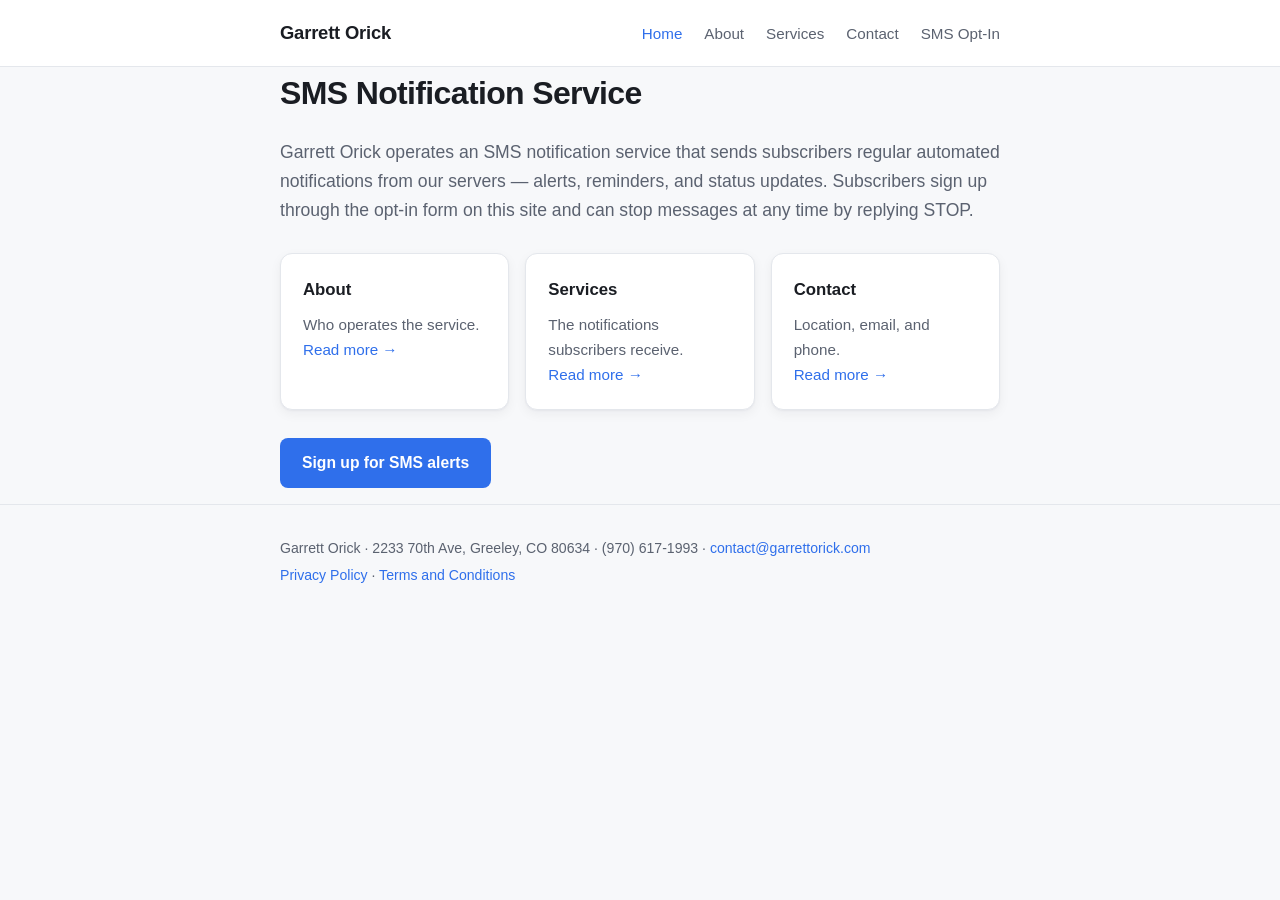
<file: index.html>
<!DOCTYPE html>
<html lang="en">
<head>
<meta charset="UTF-8">
<meta name="viewport" content="width=device-width, initial-scale=1">
<title>Garrett Orick — SMS Notification Service</title>
<link rel="stylesheet" href="/style.css">
</head>
<body>

<header class="site">
  <div class="wrap">
    <a href="/" class="brand">Garrett Orick</a>
    <nav class="site-nav">
      <a href="/" class="active">Home</a>
      <a href="/about.html">About</a>
      <a href="/services.html">Services</a>
      <a href="/contact.html">Contact</a>
      <a href="/opt-in.html">SMS Opt-In</a>
    </nav>
  </div>
</header>

<main class="wrap">
  <h1>SMS Notification Service</h1>
  <p class="lede">Garrett Orick operates an SMS notification service that sends subscribers regular automated notifications from our servers &mdash; alerts, reminders, and status updates. Subscribers sign up through the opt-in form on this site and can stop messages at any time by replying STOP.</p>

  <div class="card-grid">
    <div class="card">
      <h3>About</h3>
      <p>Who operates the service.</p>
      <p><a href="/about.html">Read more &rarr;</a></p>
    </div>
    <div class="card">
      <h3>Services</h3>
      <p>The notifications subscribers receive.</p>
      <p><a href="/services.html">Read more &rarr;</a></p>
    </div>
    <div class="card">
      <h3>Contact</h3>
      <p>Location, email, and phone.</p>
      <p><a href="/contact.html">Read more &rarr;</a></p>
    </div>
  </div>

  <p><a class="btn" href="/opt-in.html">Sign up for SMS alerts</a></p>
</main>

<footer class="site">
  <div class="wrap">
    <p>Garrett Orick &middot; 2233 70th Ave, Greeley, CO 80634 &middot; (970) 617-1993 &middot; <a href="mailto:contact@garrettorick.com">contact@garrettorick.com</a></p>
    <p><a href="/privacy.html">Privacy Policy</a> &middot; <a href="/terms.html">Terms and Conditions</a></p>
  </div>
</footer>

</body>
</html>
</file>
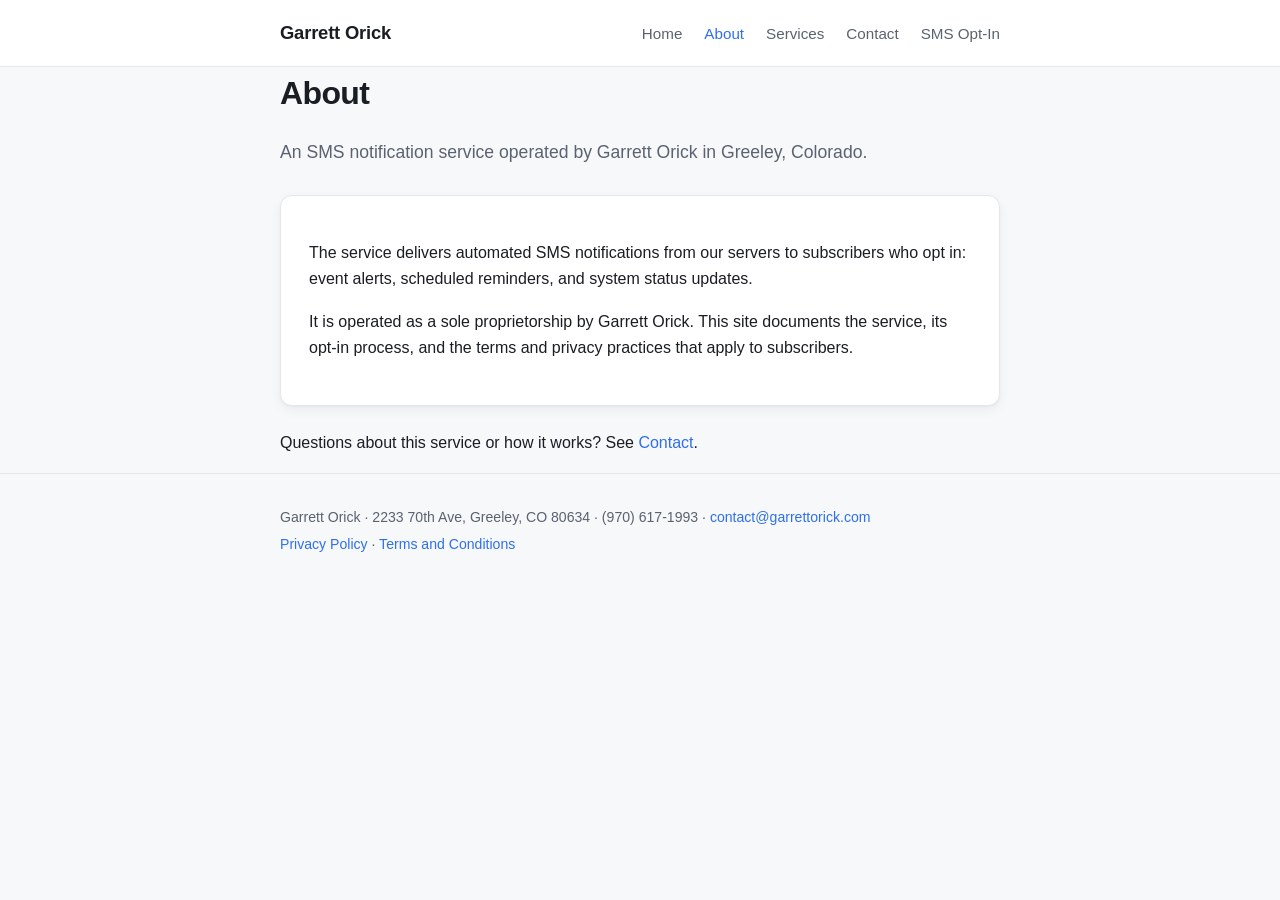
<file: about.html>
<!DOCTYPE html>
<html lang="en">
<head>
<meta charset="UTF-8">
<meta name="viewport" content="width=device-width, initial-scale=1">
<title>About — Garrett Orick</title>
<link rel="stylesheet" href="/style.css">
</head>
<body>

<header class="site">
  <div class="wrap">
    <a href="/" class="brand">Garrett Orick</a>
    <nav class="site-nav">
      <a href="/">Home</a>
      <a href="/about.html" class="active">About</a>
      <a href="/services.html">Services</a>
      <a href="/contact.html">Contact</a>
      <a href="/opt-in.html">SMS Opt-In</a>
    </nav>
  </div>
</header>

<main class="wrap">
  <h1>About</h1>
  <p class="lede">An SMS notification service operated by Garrett Orick in Greeley, Colorado.</p>

  <div class="card">
    <p>The service delivers automated SMS notifications from our servers to subscribers who opt in: event alerts, scheduled reminders, and system status updates.</p>
    <p>It is operated as a sole proprietorship by Garrett Orick. This site documents the service, its opt-in process, and the terms and privacy practices that apply to subscribers.</p>
  </div>

  <p>Questions about this service or how it works? See <a href="/contact.html">Contact</a>.</p>
</main>

<footer class="site">
  <div class="wrap">
    <p>Garrett Orick &middot; 2233 70th Ave, Greeley, CO 80634 &middot; (970) 617-1993 &middot; <a href="mailto:contact@garrettorick.com">contact@garrettorick.com</a></p>
    <p><a href="/privacy.html">Privacy Policy</a> &middot; <a href="/terms.html">Terms and Conditions</a></p>
  </div>
</footer>

</body>
</html>
</file>
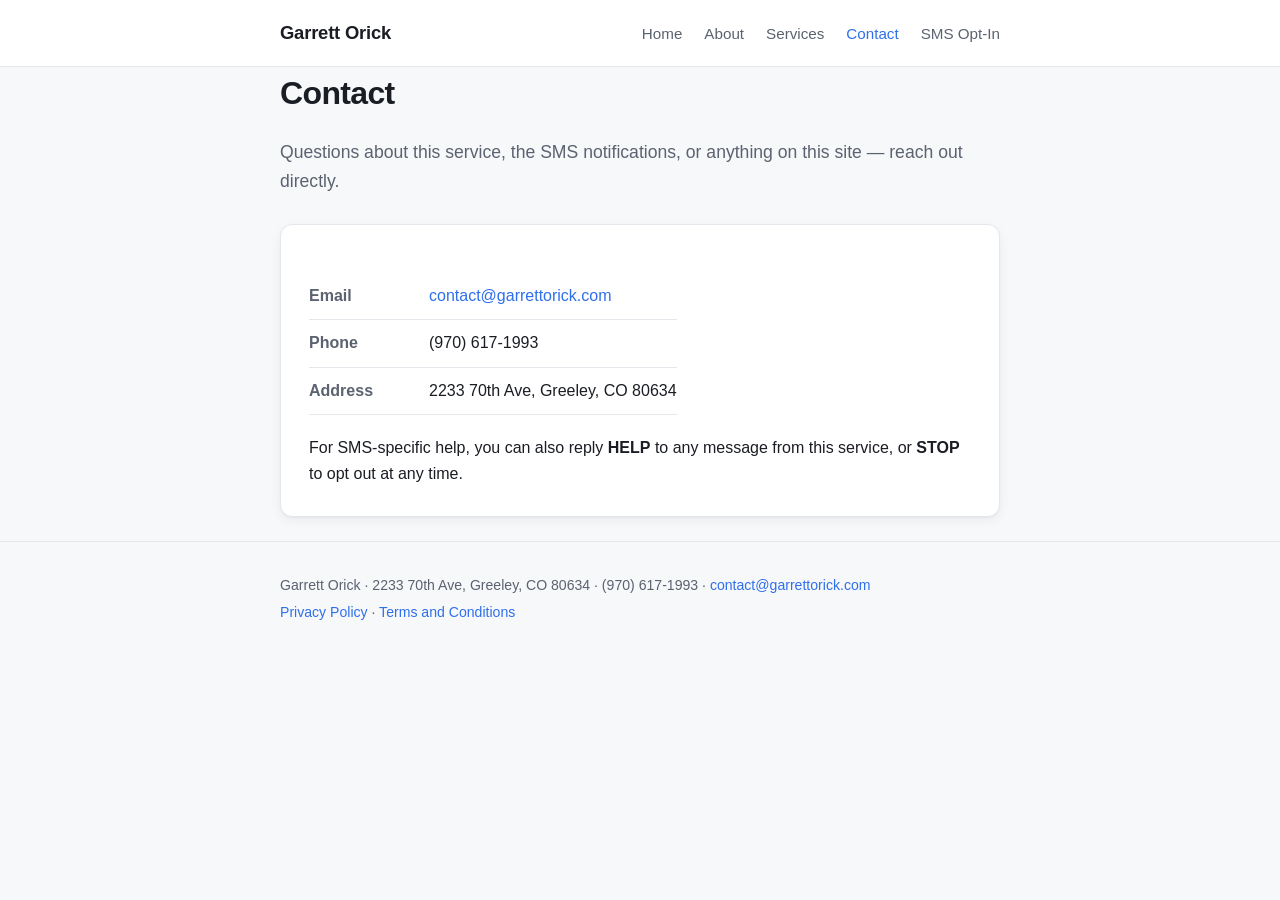
<file: contact.html>
<!DOCTYPE html>
<html lang="en">
<head>
<meta charset="UTF-8">
<meta name="viewport" content="width=device-width, initial-scale=1">
<title>Contact — Garrett Orick</title>
<link rel="stylesheet" href="/style.css">
</head>
<body>

<header class="site">
  <div class="wrap">
    <a href="/" class="brand">Garrett Orick</a>
    <nav class="site-nav">
      <a href="/">Home</a>
      <a href="/about.html">About</a>
      <a href="/services.html">Services</a>
      <a href="/contact.html" class="active">Contact</a>
      <a href="/opt-in.html">SMS Opt-In</a>
    </nav>
  </div>
</header>

<main class="wrap">
  <h1>Contact</h1>
  <p class="lede">Questions about this service, the SMS notifications, or anything on this site &mdash; reach out directly.</p>

  <div class="card">
    <table class="contact-table">
      <tr><td>Email</td><td><a href="mailto:contact@garrettorick.com">contact@garrettorick.com</a></td></tr>
      <tr><td>Phone</td><td>(970) 617-1993</td></tr>
      <tr><td>Address</td><td>2233 70th Ave, Greeley, CO 80634</td></tr>
    </table>
    <p style="margin-bottom:0;">For SMS-specific help, you can also reply <strong>HELP</strong> to any message from this service, or <strong>STOP</strong> to opt out at any time.</p>
  </div>
</main>

<footer class="site">
  <div class="wrap">
    <p>Garrett Orick &middot; 2233 70th Ave, Greeley, CO 80634 &middot; (970) 617-1993 &middot; <a href="mailto:contact@garrettorick.com">contact@garrettorick.com</a></p>
    <p><a href="/privacy.html">Privacy Policy</a> &middot; <a href="/terms.html">Terms and Conditions</a></p>
  </div>
</footer>

</body>
</html>
</file>
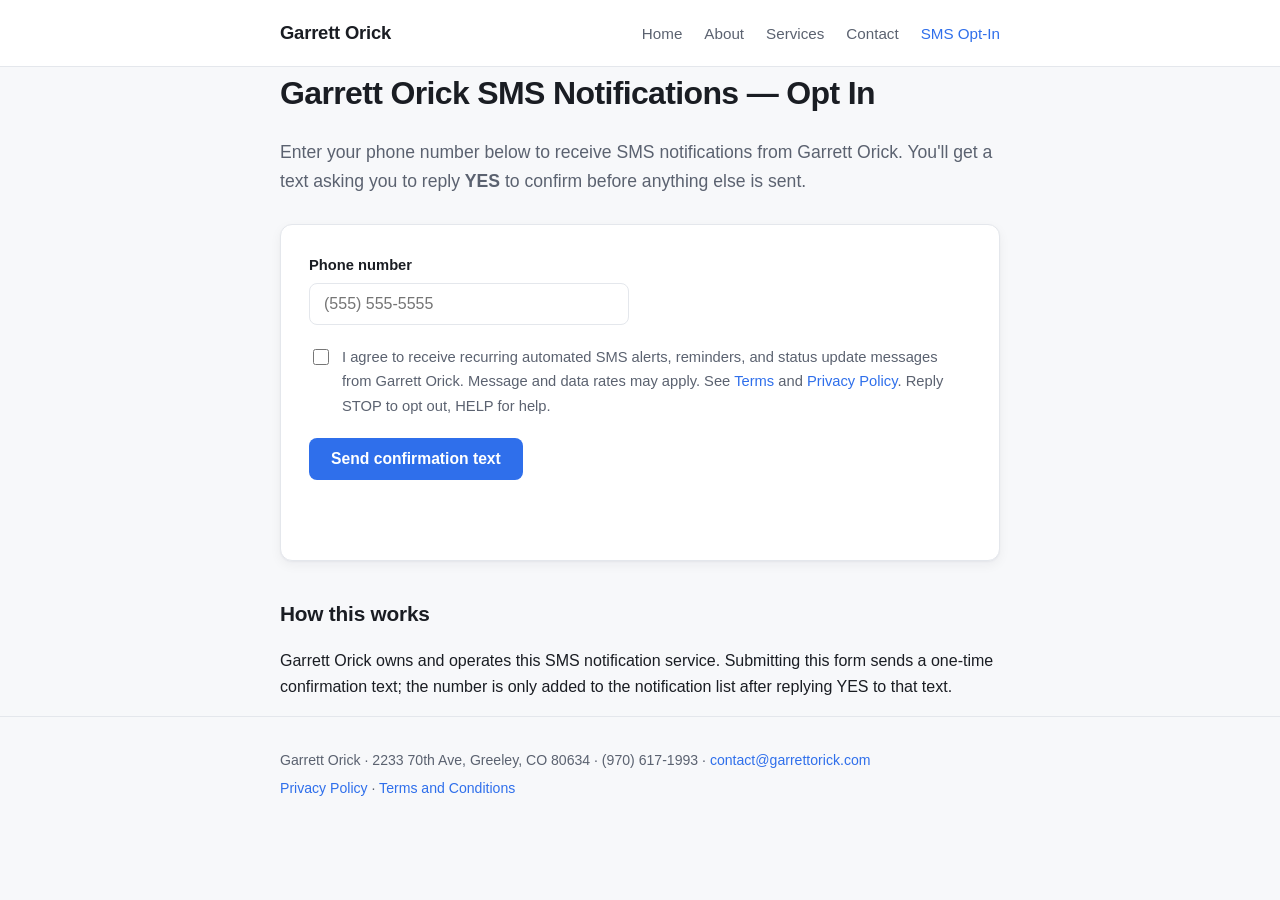
<file: opt-in.html>
<!DOCTYPE html>
<html lang="en">
<head>
<meta charset="UTF-8">
<meta name="viewport" content="width=device-width, initial-scale=1">
<title>SMS Opt-In — Garrett Orick</title>
<link rel="stylesheet" href="/style.css">
</head>
<body>

<header class="site">
  <div class="wrap">
    <a href="/" class="brand">Garrett Orick</a>
    <nav class="site-nav">
      <a href="/">Home</a>
      <a href="/about.html">About</a>
      <a href="/services.html">Services</a>
      <a href="/contact.html">Contact</a>
      <a href="/opt-in.html" class="active">SMS Opt-In</a>
    </nav>
  </div>
</header>

<main class="wrap">
<h1>Garrett Orick SMS Notifications &mdash; Opt In</h1>
<p class="lede">Enter your phone number below to receive SMS notifications from Garrett Orick. You'll get a text asking you to reply <strong>YES</strong> to confirm before anything else is sent.</p>

<div class="card">
<form id="optin-form">
  <div class="field">
    <label for="phone">Phone number</label>
    <input type="tel" id="phone" name="phone" placeholder="(555) 555-5555" required>
  </div>
  <div class="field consent-row">
    <input type="checkbox" id="consent" name="consent" required>
    <label for="consent" style="font-weight:400; margin:0;">
      I agree to receive recurring automated SMS alerts, reminders, and status update messages from Garrett Orick.
      Message and data rates may apply. See <a href="/terms.html">Terms</a> and <a href="/privacy.html">Privacy Policy</a>.
      Reply STOP to opt out, HELP for help.
    </label>
  </div>
  <button type="submit" class="btn">Send confirmation text</button>
  <p id="status" role="status"></p>
</form>
</div>

<h2>How this works</h2>
<p>Garrett Orick owns and operates this SMS notification service. Submitting this form sends a one-time confirmation text; the number is only added to the notification list after replying YES to that text.</p>
</main>

<footer class="site">
  <div class="wrap">
    <p>Garrett Orick &middot; 2233 70th Ave, Greeley, CO 80634 &middot; (970) 617-1993 &middot; <a href="mailto:contact@garrettorick.com">contact@garrettorick.com</a></p>
    <p><a href="/privacy.html">Privacy Policy</a> &middot; <a href="/terms.html">Terms and Conditions</a></p>
  </div>
</footer>

<script>
const form = document.getElementById("optin-form");
const status = document.getElementById("status");

form.addEventListener("submit", async (e) => {
  e.preventDefault();
  status.className = "";
  status.textContent = "Sending...";
  const phone = document.getElementById("phone").value;
  const consent = document.getElementById("consent").checked;

  try {
    const res = await fetch("/api/subscribe", {
      method: "POST",
      headers: { "Content-Type": "application/json" },
      body: JSON.stringify({ phone, consent }),
    });
    const data = await res.json();

    if (!res.ok || !data.ok) {
      status.className = "error";
      status.textContent = data.error || "Something went wrong. Please try again.";
      return;
    }

    status.className = "ok";
    if (data.alreadyConfirmed) {
      status.textContent = "This number is already confirmed.";
    } else {
      status.textContent = "Check your phone — reply YES to the text we just sent to finish signing up.";
      form.reset();
    }
  } catch {
    status.className = "error";
    status.textContent = "Network error. Please try again.";
  }
});
</script>
</body>
</html>
</file>
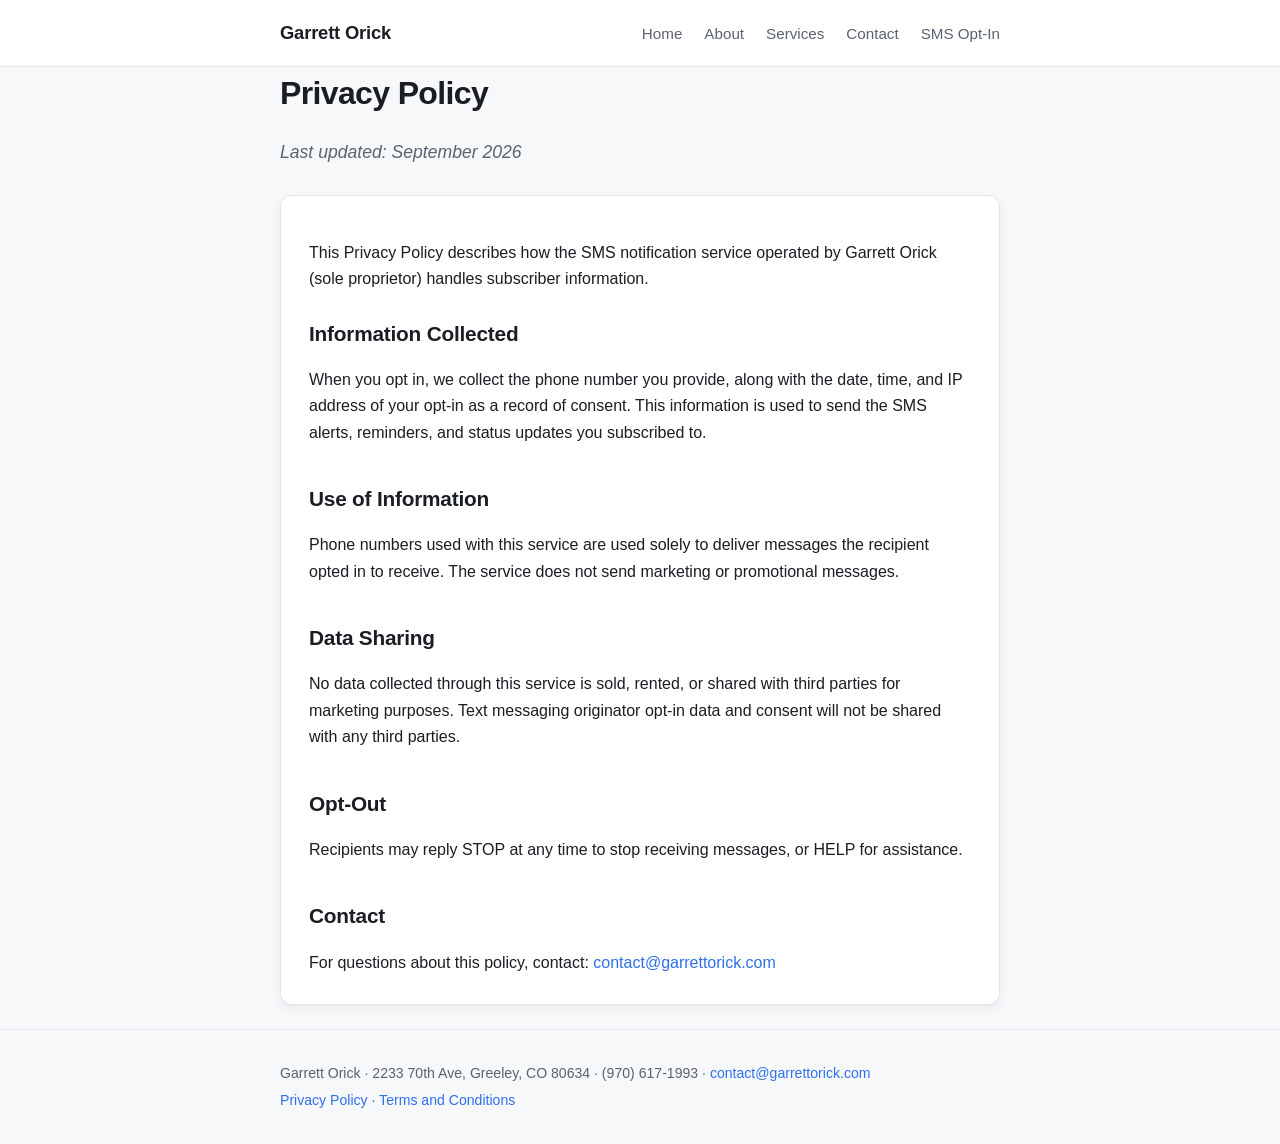
<file: privacy.html>
<!DOCTYPE html>
<html lang="en">
<head>
<meta charset="UTF-8">
<meta name="viewport" content="width=device-width, initial-scale=1">
<title>Privacy Policy — Garrett Orick</title>
<link rel="stylesheet" href="/style.css">
</head>
<body>

<header class="site">
  <div class="wrap">
    <a href="/" class="brand">Garrett Orick</a>
    <nav class="site-nav">
      <a href="/">Home</a>
      <a href="/about.html">About</a>
      <a href="/services.html">Services</a>
      <a href="/contact.html">Contact</a>
      <a href="/opt-in.html">SMS Opt-In</a>
    </nav>
  </div>
</header>

<main class="wrap">
<h1>Privacy Policy</h1>
<p class="lede"><em>Last updated: September 2026</em></p>

<div class="card">
<p>This Privacy Policy describes how the SMS notification service operated by Garrett Orick (sole proprietor) handles subscriber information.</p>

<h2 style="margin-top:24px;">Information Collected</h2>
<p>When you opt in, we collect the phone number you provide, along with the date, time, and IP address of your opt-in as a record of consent. This information is used to send the SMS alerts, reminders, and status updates you subscribed to.</p>

<h2>Use of Information</h2>
<p>Phone numbers used with this service are used solely to deliver messages the recipient opted in to receive. The service does not send marketing or promotional messages.</p>

<h2>Data Sharing</h2>
<p>No data collected through this service is sold, rented, or shared with third parties for marketing purposes. Text messaging originator opt-in data and consent will not be shared with any third parties.</p>

<h2>Opt-Out</h2>
<p>Recipients may reply STOP at any time to stop receiving messages, or HELP for assistance.</p>

<h2>Contact</h2>
<p style="margin-bottom:0;">For questions about this policy, contact: <a href="mailto:contact@garrettorick.com">contact@garrettorick.com</a></p>
</div>
</main>

<footer class="site">
  <div class="wrap">
    <p>Garrett Orick &middot; 2233 70th Ave, Greeley, CO 80634 &middot; (970) 617-1993 &middot; <a href="mailto:contact@garrettorick.com">contact@garrettorick.com</a></p>
    <p><a href="/privacy.html">Privacy Policy</a> &middot; <a href="/terms.html">Terms and Conditions</a></p>
  </div>
</footer>

</body>
</html>
</file>
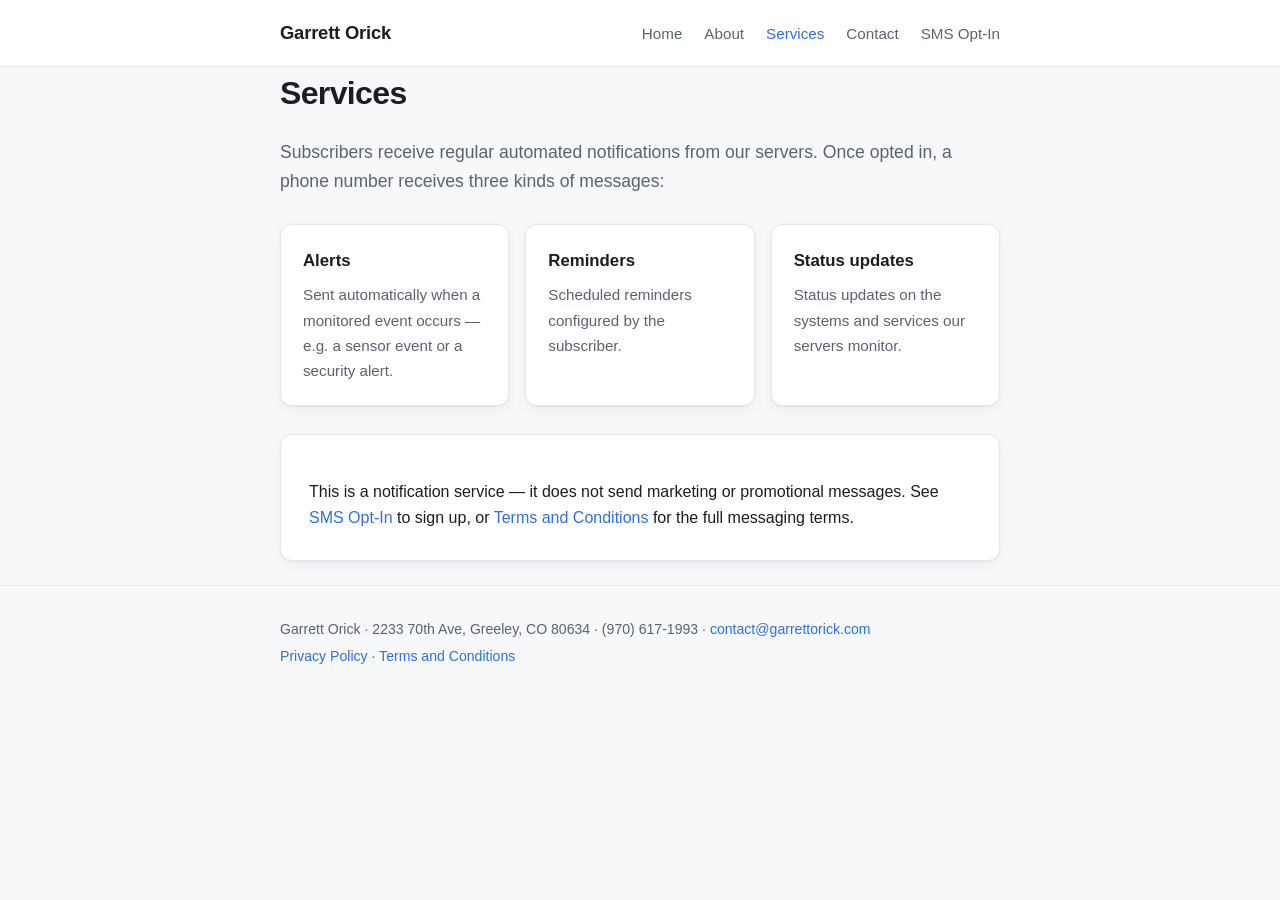
<file: services.html>
<!DOCTYPE html>
<html lang="en">
<head>
<meta charset="UTF-8">
<meta name="viewport" content="width=device-width, initial-scale=1">
<title>Services — Garrett Orick</title>
<link rel="stylesheet" href="/style.css">
</head>
<body>

<header class="site">
  <div class="wrap">
    <a href="/" class="brand">Garrett Orick</a>
    <nav class="site-nav">
      <a href="/">Home</a>
      <a href="/about.html">About</a>
      <a href="/services.html" class="active">Services</a>
      <a href="/contact.html">Contact</a>
      <a href="/opt-in.html">SMS Opt-In</a>
    </nav>
  </div>
</header>

<main class="wrap">
  <h1>Services</h1>
  <p class="lede">Subscribers receive regular automated notifications from our servers. Once opted in, a phone number receives three kinds of messages:</p>

  <div class="card-grid">
    <div class="card">
      <h3>Alerts</h3>
      <p>Sent automatically when a monitored event occurs &mdash; e.g. a sensor event or a security alert.</p>
    </div>
    <div class="card">
      <h3>Reminders</h3>
      <p>Scheduled reminders configured by the subscriber.</p>
    </div>
    <div class="card">
      <h3>Status updates</h3>
      <p>Status updates on the systems and services our servers monitor.</p>
    </div>
  </div>

  <div class="card">
    <p style="margin-bottom:0;">This is a notification service &mdash; it does not send marketing or promotional messages. See <a href="/opt-in.html">SMS Opt-In</a> to sign up, or <a href="/terms.html">Terms and Conditions</a> for the full messaging terms.</p>
  </div>
</main>

<footer class="site">
  <div class="wrap">
    <p>Garrett Orick &middot; 2233 70th Ave, Greeley, CO 80634 &middot; (970) 617-1993 &middot; <a href="mailto:contact@garrettorick.com">contact@garrettorick.com</a></p>
    <p><a href="/privacy.html">Privacy Policy</a> &middot; <a href="/terms.html">Terms and Conditions</a></p>
  </div>
</footer>

</body>
</html>
</file>
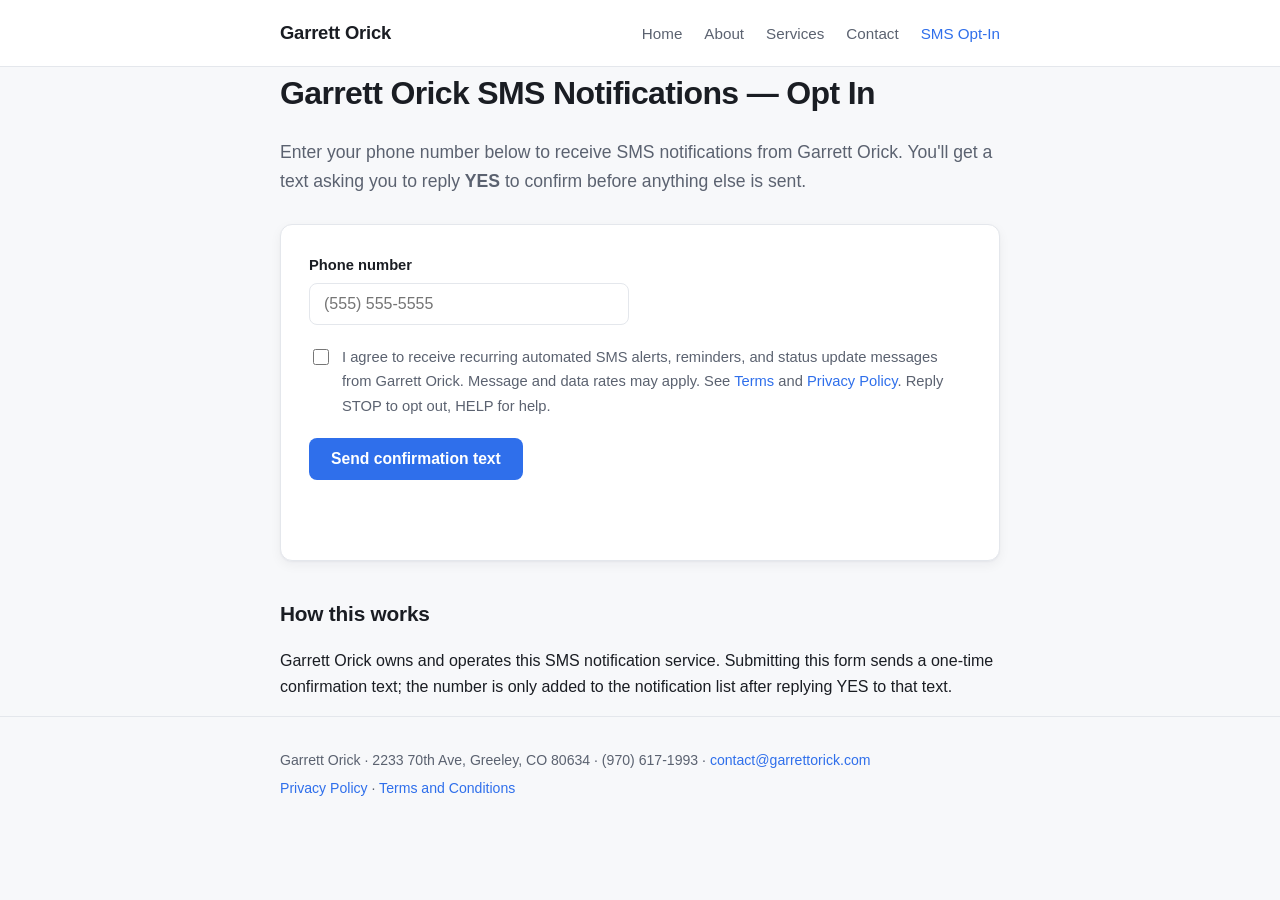
<file: signup.html>
<!DOCTYPE html>
<html lang="en">
<head>
<meta charset="UTF-8">
<meta http-equiv="refresh" content="0; url=/opt-in.html">
<link rel="canonical" href="/opt-in.html">
<title>Redirecting… — Garrett Orick</title>
</head>
<body>
<p>Redirecting to <a href="/opt-in.html">the SMS opt-in page</a>&hellip;</p>
<script>window.location.replace("/opt-in.html");</script>
</body>
</html>
</file>
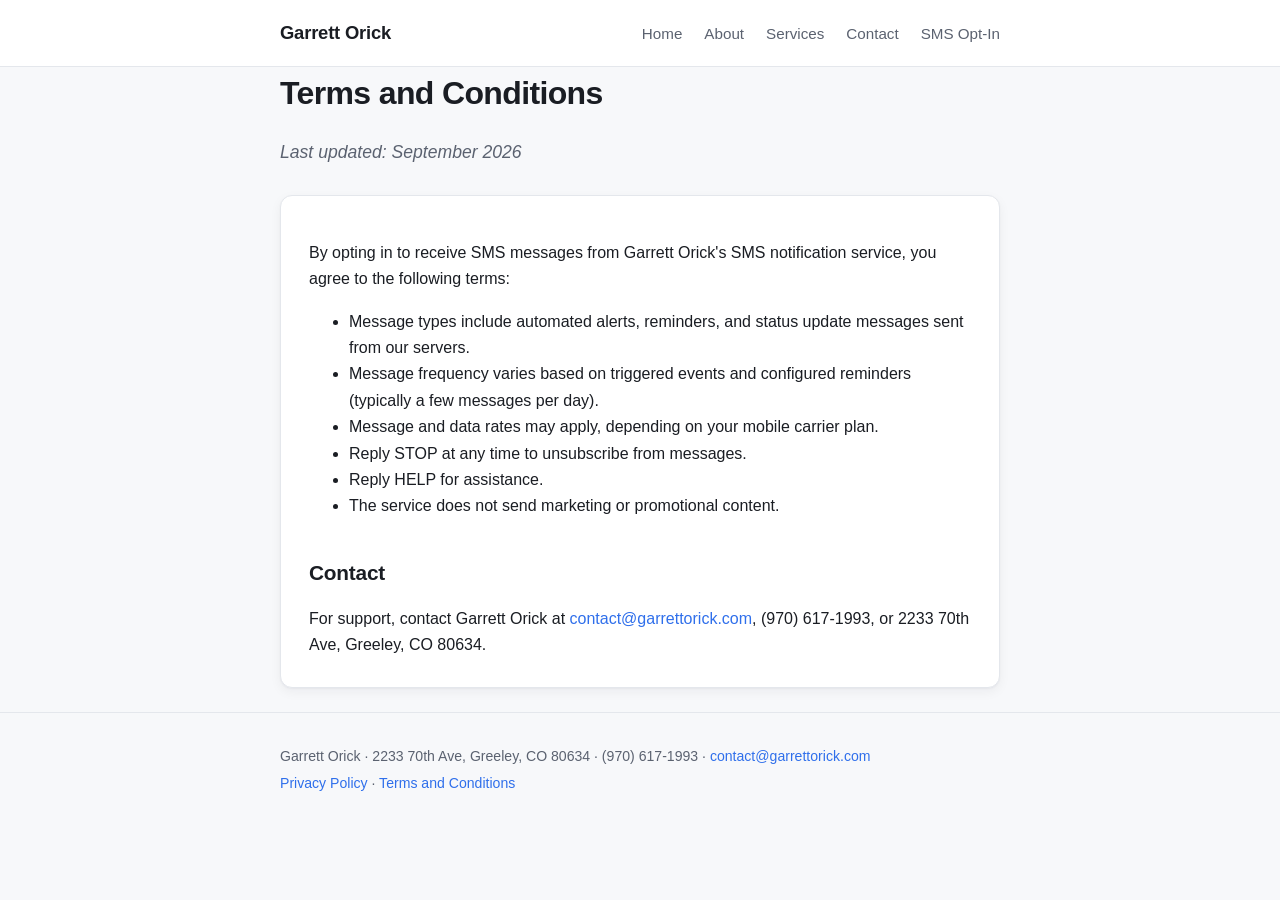
<file: terms.html>
<!DOCTYPE html>
<html lang="en">
<head>
<meta charset="UTF-8">
<meta name="viewport" content="width=device-width, initial-scale=1">
<title>Terms and Conditions — Garrett Orick</title>
<link rel="stylesheet" href="/style.css">
</head>
<body>

<header class="site">
  <div class="wrap">
    <a href="/" class="brand">Garrett Orick</a>
    <nav class="site-nav">
      <a href="/">Home</a>
      <a href="/about.html">About</a>
      <a href="/services.html">Services</a>
      <a href="/contact.html">Contact</a>
      <a href="/opt-in.html">SMS Opt-In</a>
    </nav>
  </div>
</header>

<main class="wrap">
<h1>Terms and Conditions</h1>
<p class="lede"><em>Last updated: September 2026</em></p>

<div class="card">
<p>By opting in to receive SMS messages from Garrett Orick's SMS notification service, you agree to the following terms:</p>

<ul>
  <li>Message types include automated alerts, reminders, and status update messages sent from our servers.</li>
  <li>Message frequency varies based on triggered events and configured reminders (typically a few messages per day).</li>
  <li>Message and data rates may apply, depending on your mobile carrier plan.</li>
  <li>Reply STOP at any time to unsubscribe from messages.</li>
  <li>Reply HELP for assistance.</li>
  <li>The service does not send marketing or promotional content.</li>
</ul>

<h2>Contact</h2>
<p style="margin-bottom:0;">For support, contact Garrett Orick at <a href="mailto:contact@garrettorick.com">contact@garrettorick.com</a>, (970) 617-1993, or 2233 70th Ave, Greeley, CO 80634.</p>
</div>
</main>

<footer class="site">
  <div class="wrap">
    <p>Garrett Orick &middot; 2233 70th Ave, Greeley, CO 80634 &middot; (970) 617-1993 &middot; <a href="mailto:contact@garrettorick.com">contact@garrettorick.com</a></p>
    <p><a href="/privacy.html">Privacy Policy</a> &middot; <a href="/terms.html">Terms and Conditions</a></p>
  </div>
</footer>

</body>
</html>
</file>
<file: style.css>
:root {
  --bg: #f7f8fa;
  --surface: #ffffff;
  --text: #1a1d23;
  --text-muted: #5b6270;
  --border: #e4e7ec;
  --accent: #2f6feb;
  --accent-dark: #1d4fb8;
  --accent-soft: #eef3fe;
  --radius: 12px;
  --shadow: 0 1px 2px rgba(16, 24, 40, 0.04), 0 4px 12px rgba(16, 24, 40, 0.05);
}

* { box-sizing: border-box; }

html, body {
  margin: 0;
  padding: 0;
  background: var(--bg);
  color: var(--text);
  font-family: -apple-system, BlinkMacSystemFont, "Segoe UI", Inter, Roboto, Helvetica, Arial, sans-serif;
  line-height: 1.65;
  -webkit-font-smoothing: antialiased;
}

a { color: var(--accent); text-decoration: none; }
a:hover { text-decoration: underline; }

.wrap {
  max-width: 760px;
  margin: 0 auto;
  padding: 0 20px;
}

header.site {
  background: var(--surface);
  border-bottom: 1px solid var(--border);
}

header.site .wrap {
  display: flex;
  justify-content: space-between;
  align-items: center;
  flex-wrap: wrap;
  gap: 12px;
  padding: 18px 20px;
}

.brand {
  font-weight: 700;
  font-size: 1.15rem;
  color: var(--text);
  letter-spacing: -0.01em;
}

nav.site-nav {
  display: flex;
  gap: 22px;
  flex-wrap: wrap;
  font-size: 0.95rem;
}

nav.site-nav a {
  color: var(--text-muted);
  font-weight: 500;
}

nav.site-nav a:hover,
nav.site-nav a.active {
  color: var(--accent);
  text-decoration: none;
}

main {
  padding: 56px 0 64px;
}

main h1 {
  font-size: 2rem;
  letter-spacing: -0.02em;
  margin: 0 0 16px;
}

main h2 {
  font-size: 1.3rem;
  letter-spacing: -0.01em;
  margin: 36px 0 12px;
}

main p, main li {
  color: var(--text);
}

main p.lede {
  font-size: 1.1rem;
  color: var(--text-muted);
  margin-bottom: 28px;
}

.card {
  background: var(--surface);
  border: 1px solid var(--border);
  border-radius: var(--radius);
  box-shadow: var(--shadow);
  padding: 28px;
  margin: 24px 0;
}

.card-grid {
  display: grid;
  grid-template-columns: repeat(auto-fit, minmax(200px, 1fr));
  gap: 16px;
  margin: 28px 0;
}

.card-grid .card {
  margin: 0;
  padding: 22px;
}

.card-grid h3 {
  margin: 0 0 8px;
  font-size: 1.05rem;
}

.card-grid p {
  margin: 0;
  font-size: 0.95rem;
  color: var(--text-muted);
}

.btn {
  display: inline-block;
  background: var(--accent);
  color: #fff;
  font-weight: 600;
  font-size: 0.98rem;
  padding: 12px 22px;
  border-radius: 8px;
  border: none;
  cursor: pointer;
  transition: background 0.15s ease;
}

.btn:hover {
  background: var(--accent-dark);
  text-decoration: none;
}

table.contact-table {
  border-collapse: collapse;
  margin: 20px 0;
}

table.contact-table td {
  padding: 10px 0;
  border-bottom: 1px solid var(--border);
  vertical-align: top;
}

table.contact-table td:first-child {
  color: var(--text-muted);
  font-weight: 600;
  padding-right: 24px;
  width: 120px;
}

form .field {
  margin-bottom: 20px;
}

form label {
  display: block;
  font-weight: 600;
  font-size: 0.92rem;
  margin-bottom: 6px;
}

form input[type="tel"] {
  width: 100%;
  max-width: 320px;
  font-size: 1rem;
  padding: 11px 14px;
  border: 1px solid var(--border);
  border-radius: 8px;
  background: var(--surface);
  color: var(--text);
}

form input[type="tel"]:focus {
  outline: none;
  border-color: var(--accent);
  box-shadow: 0 0 0 3px var(--accent-soft);
}

.consent-row {
  display: flex;
  gap: 10px;
  align-items: flex-start;
  font-size: 0.92rem;
  color: var(--text-muted);
}

.consent-row input[type="checkbox"] {
  margin-top: 4px;
  width: 16px;
  height: 16px;
  flex-shrink: 0;
}

#status {
  margin-top: 16px;
  font-size: 0.95rem;
  font-weight: 500;
  min-height: 1.4em;
}

#status.ok { color: #0a7d3e; }
#status.error { color: #c0392b; }

footer.site {
  border-top: 1px solid var(--border);
  padding: 28px 0;
  font-size: 0.88rem;
  color: var(--text-muted);
}

footer.site .wrap p {
  margin: 4px 0;
}

@media (max-width: 520px) {
  main h1 { font-size: 1.6rem; }
  header.site .wrap { flex-direction: column; align-items: flex-start; }
}
</file>
